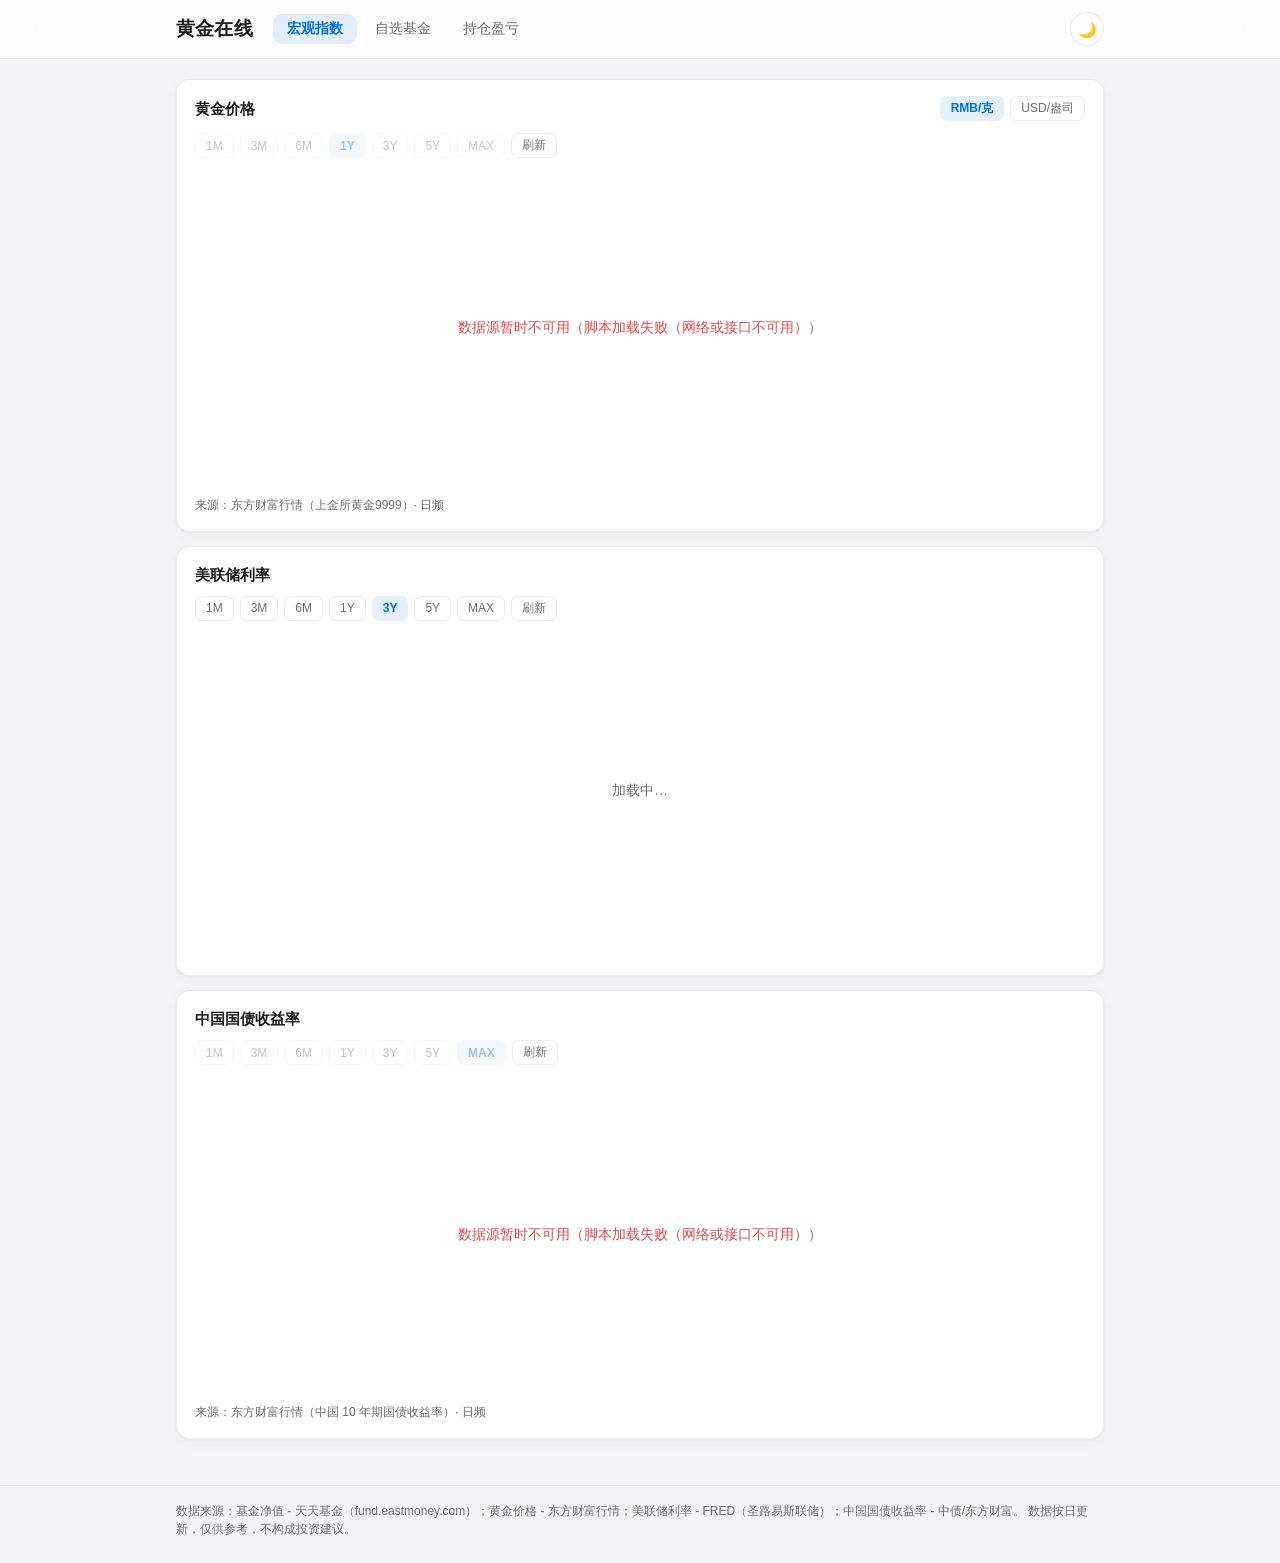
<file: index.html>
<!DOCTYPE html>
<html lang="zh-CN">
<head>
  <meta charset="UTF-8">
  <meta name="viewport" content="width=device-width, initial-scale=1.0">
  <title>黄金在线 · 黄金基金投资看板</title>
  <link rel="stylesheet" href="css/style.css">
</head>
<body>
  <script>
    // 打开方式检测：file:// 下 ES Modules 被浏览器拦截，整页 JS 不运行，需要走本地服务器
    if (location.protocol === 'file:') {
      document.addEventListener('DOMContentLoaded', function () {
        var b = document.createElement('div');
        b.style.cssText = 'background:#d03a2b;color:#fff;padding:10px 16px;font-size:14px;text-align:center;line-height:1.6;';
        b.textContent = '检测到直接打开本地文件（file://），页面脚本无法运行。请在项目目录运行 python3 -m http.server 8000，然后用浏览器访问 http://localhost:8000';
        document.body.insertBefore(b, document.body.firstChild);
      });
    }
  </script>
  <header class="topbar">
    <div class="topbar-inner">
      <h1 class="brand">黄金在线</h1>
      <nav class="tabs" id="tabs" role="tablist" aria-label="主导航">
        <button class="tab is-active" role="tab" aria-selected="true" data-tab="macro">宏观指数</button>
        <button class="tab" role="tab" aria-selected="false" data-tab="funds">自选基金</button>
        <button class="tab" role="tab" aria-selected="false" data-tab="position">持仓盈亏</button>
      </nav>
      <button class="theme-toggle" id="theme-toggle" title="切换深浅色">🌙</button>
    </div>
  </header>

  <main class="container">
    <!-- Tab 1：宏观指数（M2 实现） -->
    <section class="panel is-active" id="panel-macro" role="tabpanel" aria-labelledby="tab-macro">
      <div class="card" data-chart-card="gold">
        <h2 class="card-title">黄金价格</h2>
        <div class="chart" id="chart-gold"></div>
        <p class="card-source" data-source-note="gold"></p>
      </div>
      <div class="card" data-chart-card="fed">
        <h2 class="card-title">美联储利率</h2>
        <div class="chart" id="chart-fed"></div>
        <p class="card-source" data-source-note="fed"></p>
      </div>
      <div class="card" data-chart-card="cnbond">
        <h2 class="card-title">中国国债收益率</h2>
        <div class="chart" id="chart-cnbond"></div>
        <p class="card-source" data-source-note="cnbond"></p>
      </div>
    </section>

    <!-- Tab 2：自选基金 -->
    <section class="panel" id="panel-funds" role="tabpanel" aria-labelledby="tab-funds" hidden>
      <div class="card">
        <form id="fund-search-form" class="search-bar">
          <input id="fund-code-input" inputmode="numeric" maxlength="6" autocomplete="off"
                 placeholder="输入 6 位基金代码，如 000216" aria-label="基金代码">
          <button type="submit" class="btn-primary">查询</button>
        </form>
        <p class="search-error" id="fund-search-error" hidden></p>
      </div>
      <div id="fund-query-result"></div>
      <h2 class="section-title">个人基金</h2>
      <p class="mine-empty" id="mine-empty" hidden>还没有保存的基金：在下方看板卡片或查询结果右上角点「保存」，即可把常用基金固定到这里，下次打开自动展示。</p>
      <div class="fund-grid" id="board-mine"></div>
    <div class="section-head">
      <h2 class="section-title">黄金基金看板</h2>
      <div class="mode-bar" id="board-gold-mode" role="group" aria-label="折线数据类型"></div>
    </div>
      <div class="fund-grid" id="board-gold"></div>
    </section>

    <!-- Tab 3：持仓盈亏 -->
    <section class="panel" id="panel-position" role="tabpanel" aria-labelledby="tab-position" hidden>
      <div class="card">
        <h2 class="card-title">持仓录入</h2>
        <div class="ocr-bar">
          <button type="button" id="pos-ocr-btn" class="range-btn ocr-btn">导入持仓截图</button>
          <input type="file" id="pos-ocr-file" accept="image/*" hidden>
          <span class="ocr-status" id="pos-ocr-status">支持支付宝/天天基金资产详情截图，本地识别后填入表单，请核对再保存。注意：截图需包含基金代码（如页面顶部「008702」字样完整可见），未识别到时代码需手动填写</span>
        </div>
        <form id="position-form" class="pos-form">
          <label>基金代码
            <input id="pos-code" inputmode="numeric" maxlength="6" list="pos-code-list" autocomplete="off" placeholder="如 000216">
            <datalist id="pos-code-list"></datalist>
          </label>
          <label>投入本金（元）
            <input id="pos-principal" type="number" min="0" step="0.01" placeholder="如 10000">
          </label>
          <label>持有成本单价（元/份）
            <input id="pos-cost" type="number" min="0" step="0.0001" placeholder="如 2.5">
          </label>
          <label>建仓日期（可选）
            <input id="pos-opened" type="date">
          </label>
          <button type="submit" class="btn-primary">保存持仓并计算</button>
          <button type="button" id="pos-clear" class="btn-danger" hidden>清空持仓数据</button>
        </form>
        <p class="search-error" id="pos-error" hidden></p>
      </div>

      <p class="placeholder" id="pos-placeholder">还没有录入持仓：填写上方表单（投入本金与持有成本单价），即可生成盈亏变化与补仓模拟。</p>

      <div id="position-stats" class="stat-grid" hidden></div>

      <div id="position-charts" hidden>
        <div class="card">
          <div class="range-bar" id="pos-range"></div>
          <h2 class="card-title">盈亏变化（元）</h2>
          <div class="chart" id="chart-pos-pnl"></div>
          <p class="card-source" id="pos-note"></p>
        </div>
        <div class="card">
          <h2 class="card-title">持有成本单价（元/份，补仓日阶跃下降）</h2>
          <div class="chart" id="chart-pos-cost"></div>
        </div>
      </div>

      <div class="card" id="topup-card" hidden>
        <h2 class="card-title">补仓模拟</h2>
        <form id="topup-form" class="topup-form">
          <label>补仓金额（元）
            <input id="topup-amount" type="number" min="0" step="0.01" placeholder="如 5000">
          </label>
          <label>补仓日期
            <input id="topup-date" type="date">
          </label>
          <button type="submit" class="btn-primary">添加补仓</button>
        </form>
        <p class="search-error" id="topup-error" hidden></p>
        <table class="topup-table">
          <thead>
            <tr><th>申请日期</th><th>生效净值日</th><th>金额（元）</th><th>补仓时净值</th><th>新增份额</th><th>补仓后成本单价</th><th></th></tr>
          </thead>
          <tbody id="topup-tbody"></tbody>
        </table>
        <p class="mine-empty" id="topup-empty" hidden>暂无补仓记录：填写上方金额后点「添加补仓」，成本单价与盈亏将即时重算。</p>
      </div>
    </section>
  </main>

  <footer class="footer">
    <div class="container">
      <p class="footer-note">
        数据来源：基金净值 - 天天基金（fund.eastmoney.com）；黄金价格 - 东方财富行情；美联储利率 - FRED（圣路易斯联储）；中国国债收益率 - 中债/东方财富。
        数据按日更新，仅供参考，不构成投资建议。
      </p>
    </div>
  </footer>

  <script src="vendor/echarts/echarts.min.js"></script>
  <script type="module" src="js/main.js"></script>
</body>
</html>
</file>
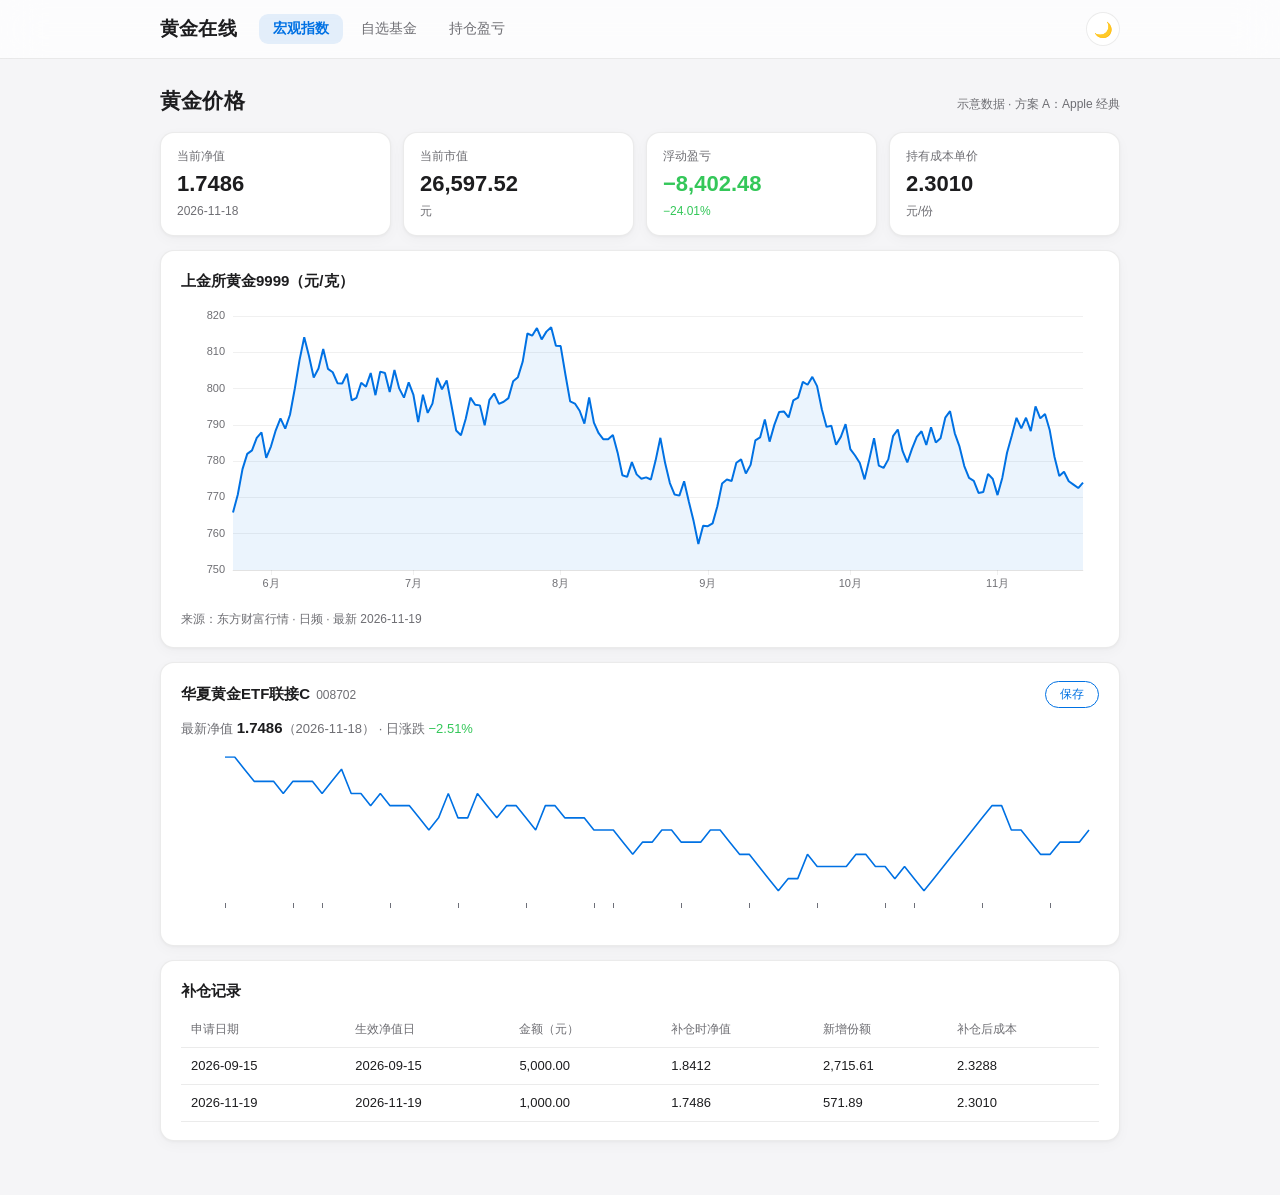
<file: design/mock-a.html>
<!DOCTYPE html>
<html lang="zh-CN" data-theme="light">
<head>
<meta charset="UTF-8">
<meta name="viewport" content="width=device-width, initial-scale=1.0">
<title>方案 A · Apple 经典 — 黄金在线 UI 示意</title>
<style>
  /* 方案 A：Apple 经典（apple.com / macOS 双态取色，蓝色强调，极简克制） */
  :root[data-theme="light"] {
    --bg: #F5F5F7;            /* 页面背景 */
    --card: #FFFFFF;          /* 卡片 */
    --text: #1D1D1F;          /* 主文字 */
    --text-2: #6E6E73;        /* 次要文字 */
    --border: rgba(0, 0, 0, 0.08);
    --accent: #0071E3;        /* Apple 蓝 */
    --accent-soft: rgba(0, 113, 227, 0.10);
    --up: #E5484D;            /* 涨：红 */
    --down: #34C759;          /* 跌：绿 */
    --grid: rgba(0, 0, 0, 0.06);
    --topbar-bg: rgba(255, 255, 255, 0.72);
    --shadow: 0 1px 3px rgba(0, 0, 0, 0.04), 0 4px 14px rgba(0, 0, 0, 0.03);
    --radius: 14px;
  }
  :root[data-theme="dark"] {
    --bg: #0D0D0F;
    --card: #1C1C1E;
    --text: #F5F5F7;
    --text-2: #98989D;
    --border: rgba(255, 255, 255, 0.10);
    --accent: #0A84FF;
    --accent-soft: rgba(10, 132, 255, 0.16);
    --up: #FF6B6E;
    --down: #30D158;
    --grid: rgba(255, 255, 255, 0.08);
    --topbar-bg: rgba(20, 20, 22, 0.72);
    --shadow: 0 1px 3px rgba(0, 0, 0, 0.4);
  }
  * { box-sizing: border-box; }
  body {
    margin: 0;
    background: var(--bg);
    color: var(--text);
    font-family: -apple-system, BlinkMacSystemFont, "SF Pro Text", "PingFang SC", "Helvetica Neue", sans-serif;
    -webkit-font-smoothing: antialiased;
    line-height: 1.55;
    transition: background 0.25s ease, color 0.25s ease;
  }
  .topbar {
    position: sticky; top: 0; z-index: 10;
    background: var(--topbar-bg);
    backdrop-filter: saturate(180%) blur(20px);
    -webkit-backdrop-filter: saturate(180%) blur(20px);
    border-bottom: 1px solid var(--border);
  }
  .topbar-inner {
    max-width: 1000px; margin: 0 auto; padding: 12px 20px;
    display: flex; align-items: center; gap: 22px;
  }
  .brand { font-size: 19px; margin: 0; font-weight: 600; letter-spacing: 0.2px; color: var(--text); }
  .tabs { display: flex; gap: 4px; flex: 1; }
  .tab {
    border: none; background: transparent; padding: 6px 14px; border-radius: 9px;
    font-size: 14px; color: var(--text-2); cursor: pointer;
  }
  .tab.is-active { background: var(--accent-soft); color: var(--accent); font-weight: 600; }
  .theme-toggle {
    border: 1px solid var(--border); background: var(--card);
    width: 34px; height: 34px; border-radius: 50%;
    font-size: 15px; cursor: pointer; line-height: 1;
  }
  .container { max-width: 1000px; margin: 0 auto; padding: 22px 20px 40px; }
  .section-head { display: flex; align-items: baseline; justify-content: space-between; margin: 4px 0 14px; }
  .section-title { font-size: 21px; font-weight: 700; margin: 0; letter-spacing: 0.2px; }
  .section-note { font-size: 12px; color: var(--text-2); }
  .stat-grid { display: grid; grid-template-columns: repeat(4, 1fr); gap: 12px; margin-bottom: 14px; }
  .stat {
    background: var(--card); border: 1px solid var(--border); border-radius: var(--radius);
    box-shadow: var(--shadow); padding: 14px 16px;
  }
  .stat-label { font-size: 12px; color: var(--text-2); }
  .stat-value { font-size: 22px; font-weight: 700; margin-top: 2px; font-variant-numeric: tabular-nums; }
  .stat-sub { font-size: 12px; margin-top: 1px; color: var(--text-2); }
  .card {
    background: var(--card); border: 1px solid var(--border); border-radius: var(--radius);
    box-shadow: var(--shadow); padding: 18px 20px; margin-bottom: 14px;
  }
  .card-title { font-size: 15px; font-weight: 600; margin: 0 0 10px; }
  .chart { width: 100%; height: 300px; }
  .card-source { margin: 8px 0 0; font-size: 12px; color: var(--text-2); }
  .fund-head { display: flex; align-items: center; justify-content: space-between; margin-bottom: 8px; }
  .fund-name { font-size: 15px; font-weight: 600; }
  .fund-code { font-size: 12px; color: var(--text-2); margin-left: 6px; font-weight: 400; }
  .fund-info { font-size: 13px; color: var(--text-2); margin-bottom: 8px; }
  .fund-info strong { color: var(--text); font-size: 15px; }
  .chg-down { color: var(--down); }
  .up { color: var(--up); }
  .down { color: var(--down); }
  table { width: 100%; border-collapse: collapse; font-size: 13px; }
  th, td { padding: 8px 10px; text-align: left; border-bottom: 1px solid var(--border); }
  th { color: var(--text-2); font-weight: 500; font-size: 12px; }
  .mini-btn {
    border: 1px solid var(--accent); background: transparent; color: var(--accent);
    border-radius: 999px; padding: 4px 14px; font-size: 12px; cursor: pointer;
  }
  @media (max-width: 700px) { .stat-grid { grid-template-columns: repeat(2, 1fr); } }
</style>
</head>
<body>
<header class="topbar">
  <div class="topbar-inner">
    <h1 class="brand">黄金在线</h1>
    <nav class="tabs">
      <button class="tab is-active">宏观指数</button>
      <button class="tab">自选基金</button>
      <button class="tab">持仓盈亏</button>
    </nav>
    <button class="theme-toggle" id="themeToggle" title="切换深浅色">🌙</button>
  </div>
</header>
<main class="container">
  <div class="section-head">
    <h2 class="section-title">黄金价格</h2>
    <span class="section-note">示意数据 · 方案 A：Apple 经典</span>
  </div>
  <div class="stat-grid">
    <div class="stat"><div class="stat-label">当前净值</div><div class="stat-value">1.7486</div><div class="stat-sub">2026-11-18</div></div>
    <div class="stat"><div class="stat-label">当前市值</div><div class="stat-value">26,597.52</div><div class="stat-sub">元</div></div>
    <div class="stat"><div class="stat-label">浮动盈亏</div><div class="stat-value down">−8,402.48</div><div class="stat-sub down">−24.01%</div></div>
    <div class="stat"><div class="stat-label">持有成本单价</div><div class="stat-value">2.3010</div><div class="stat-sub">元/份</div></div>
  </div>
  <div class="card">
    <h2 class="card-title">上金所黄金9999（元/克）</h2>
    <div class="chart" id="chart1"></div>
    <p class="card-source">来源：东方财富行情 · 日频 · 最新 2026-11-19</p>
  </div>
  <div class="card">
    <div class="fund-head">
      <div><span class="fund-name">华夏黄金ETF联接C</span><span class="fund-code">008702</span></div>
      <button class="mini-btn">保存</button>
    </div>
    <div class="fund-info">最新净值 <strong>1.7486</strong>（2026-11-18） · 日涨跌 <span class="chg-down">−2.51%</span></div>
    <div class="chart" id="chart2" style="height: 180px;"></div>
  </div>
  <div class="card">
    <h2 class="card-title">补仓记录</h2>
    <table>
      <thead><tr><th>申请日期</th><th>生效净值日</th><th>金额（元）</th><th>补仓时净值</th><th>新增份额</th><th>补仓后成本</th></tr></thead>
      <tbody>
        <tr><td>2026-09-15</td><td>2026-09-15</td><td>5,000.00</td><td>1.8412</td><td>2,715.61</td><td>2.3288</td></tr>
        <tr><td>2026-11-19</td><td>2026-11-19</td><td>1,000.00</td><td>1.7486</td><td>571.89</td><td>2.3010</td></tr>
      </tbody>
    </table>
  </div>
</main>
<script src="../vendor/echarts/echarts.min.js"></script>
<script>
  const css = (n) => getComputedStyle(document.documentElement).getPropertyValue(n).trim();
  const toggleBtn = document.getElementById('themeToggle');
  const root = document.documentElement;
  // 初始跟随系统，右上角按钮手动切换
  root.dataset.theme = matchMedia('(prefers-color-scheme: dark)').matches ? 'dark' : 'light';
  function syncBtn() { toggleBtn.textContent = root.dataset.theme === 'dark' ? '☀️' : '🌙'; }
  toggleBtn.addEventListener('click', () => {
    root.dataset.theme = root.dataset.theme === 'dark' ? 'light' : 'dark';
    syncBtn(); render();
  });
  syncBtn();

  function genSeries(base, vol, n, seed) {
    let s = seed, v = base;
    const out = [];
    const rnd = () => { s = (s * 9301 + 49297) % 233280; return s / 233280 - 0.5; };
    const now = new Date('2026-11-19').getTime();
    for (let i = n - 1; i >= 0; i--) {
      v = Math.max(base * 0.7, v * (1 + rnd() * vol));
      out.push([new Date(now - i * 86400000).toISOString().slice(0, 10), +v.toFixed(2)]);
    }
    return out;
  }
  const chart1 = echarts.init(document.getElementById('chart1'));
  const chart2 = echarts.init(document.getElementById('chart2'));
  function render() {
    const text = css('--text-2'), grid = css('--grid'), line = css('--accent');
    const axis = { axisLabel: { color: text, fontSize: 11 }, axisLine: { lineStyle: { color: grid } } };
    chart1.setOption({
      grid: { left: 52, right: 16, top: 14, bottom: 32 },
      tooltip: { trigger: 'axis' },
      xAxis: { type: 'time', ...axis },
      yAxis: { type: 'value', scale: true, splitLine: { lineStyle: { color: grid } }, axisLabel: { color: text, fontSize: 11 } },
      series: [{ type: 'line', showSymbol: false, sampling: 'lttb', data: genSeries(760, 0.02, 180, 42), lineStyle: { color: line, width: 2 }, areaStyle: { opacity: 0.08, color: line } }],
    });
    chart2.setOption({
      grid: { left: 44, right: 10, top: 10, bottom: 24 },
      xAxis: { type: 'time', axisLabel: { show: false }, axisLine: { show: false } },
      yAxis: { type: 'value', scale: true, splitLine: { show: false }, axisLabel: { show: false } },
      series: [{ type: 'line', showSymbol: false, sampling: 'lttb', data: genSeries(1.7, 0.018, 90, 7), lineStyle: { color: line, width: 1.6 } }],
    });
  }
  render();
  window.addEventListener('resize', () => { chart1.resize(); chart2.resize(); });
</script>
</body>
</html>
</file>
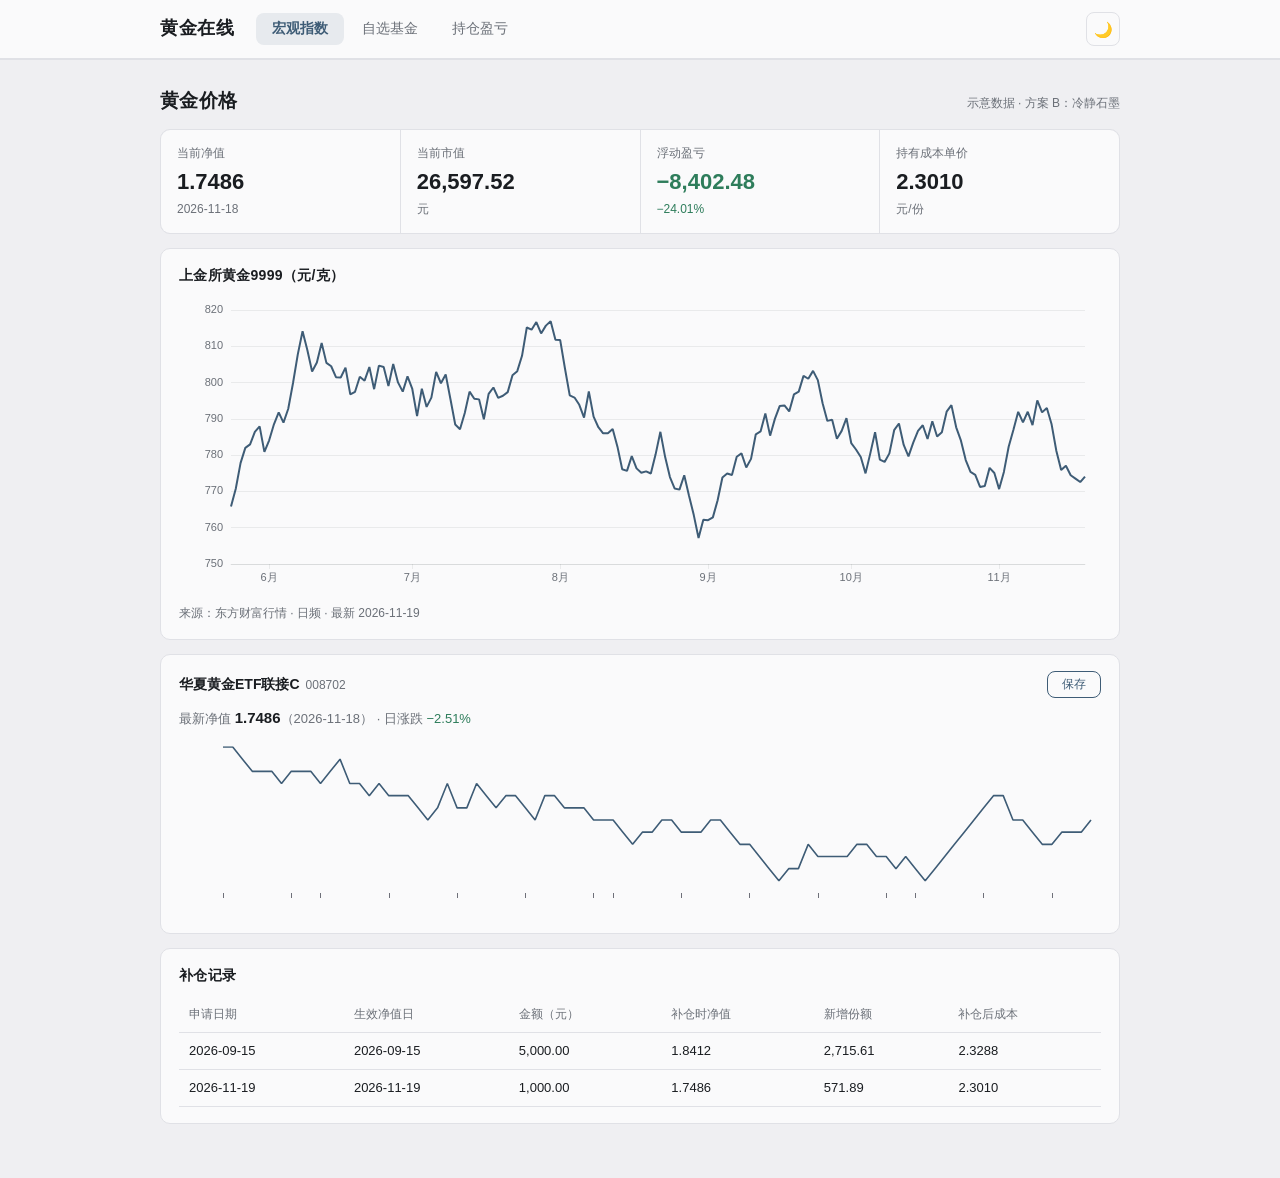
<file: design/mock-b.html>
<!DOCTYPE html>
<html lang="zh-CN" data-theme="light">
<head>
<meta charset="UTF-8">
<meta name="viewport" content="width=device-width, initial-scale=1.0">
<title>方案 B · 冷静石墨 — 黄金在线 UI 示意</title>
<style>
  /* 方案 B：冷静石墨（冷灰基底 + 钢蓝强调，分隔更清晰，接近专业行情终端的克制感） */
  :root[data-theme="light"] {
    --bg: #EFEFF2;
    --card: #FAFAFB;
    --text: #1A1D21;
    --text-2: #6B7078;
    --border: #E0E1E6;
    --accent: #3E5C76;        /* 钢蓝 */
    --accent-soft: rgba(62, 92, 118, 0.10);
    --up: #C43D3D;
    --down: #2E7D5B;
    --grid: rgba(26, 29, 33, 0.07);
    --topbar-bg: #FAFAFB;
    --shadow: none;
    --radius: 10px;
  }
  :root[data-theme="dark"] {
    --bg: #131519;
    --card: #1B1E24;
    --text: #E4E6EA;
    --text-2: #8A9099;
    --border: #2A2E36;
    --accent: #7EA3C4;        /* 暗色下的浅钢蓝 */
    --accent-soft: rgba(126, 163, 196, 0.14);
    --up: #E07A7A;
    --down: #5CAF8C;
    --grid: rgba(228, 230, 234, 0.07);
    --topbar-bg: #171A1F;
    --shadow: none;
    --radius: 10px;
  }
  * { box-sizing: border-box; }
  body {
    margin: 0;
    background: var(--bg);
    color: var(--text);
    font-family: -apple-system, BlinkMacSystemFont, "PingFang SC", "Helvetica Neue", sans-serif;
    -webkit-font-smoothing: antialiased;
    line-height: 1.55;
    transition: background 0.25s ease, color 0.25s ease;
  }
  .topbar {
    position: sticky; top: 0; z-index: 10;
    background: var(--topbar-bg);
    border-bottom: 2px solid var(--border);
  }
  .topbar-inner {
    max-width: 1000px; margin: 0 auto; padding: 12px 20px;
    display: flex; align-items: center; gap: 22px;
  }
  .brand { font-size: 18px; margin: 0; font-weight: 700; letter-spacing: 0.5px; color: var(--text); }
  .tabs { display: flex; gap: 2px; flex: 1; }
  .tab {
    border: none; background: transparent; padding: 7px 16px; border-radius: 8px;
    font-size: 14px; color: var(--text-2); cursor: pointer;
  }
  .tab.is-active { background: var(--accent-soft); color: var(--accent); font-weight: 600; }
  .theme-toggle {
    border: 1px solid var(--border); background: var(--card);
    width: 34px; height: 34px; border-radius: 8px;
    font-size: 15px; cursor: pointer; line-height: 1;
  }
  .container { max-width: 1000px; margin: 0 auto; padding: 22px 20px 40px; }
  .section-head { display: flex; align-items: baseline; justify-content: space-between; margin: 4px 0 14px; }
  .section-title { font-size: 19px; font-weight: 700; margin: 0; letter-spacing: 0.3px; }
  .section-note { font-size: 12px; color: var(--text-2); }
  .stat-grid { display: grid; grid-template-columns: repeat(4, 1fr); gap: 1px; background: var(--border); border: 1px solid var(--border); border-radius: var(--radius); overflow: hidden; margin-bottom: 14px; }
  .stat { background: var(--card); padding: 14px 16px; }
  .stat-label { font-size: 12px; color: var(--text-2); }
  .stat-value { font-size: 22px; font-weight: 700; margin-top: 2px; font-variant-numeric: tabular-nums; }
  .stat-sub { font-size: 12px; margin-top: 1px; color: var(--text-2); }
  .card {
    background: var(--card); border: 1px solid var(--border); border-radius: var(--radius);
    padding: 16px 18px; margin-bottom: 14px;
  }
  .card-title { font-size: 14px; font-weight: 600; margin: 0 0 10px; letter-spacing: 0.3px; }
  .chart { width: 100%; height: 300px; }
  .card-source { margin: 8px 0 0; font-size: 12px; color: var(--text-2); }
  .fund-head { display: flex; align-items: center; justify-content: space-between; margin-bottom: 8px; }
  .fund-name { font-size: 14px; font-weight: 600; }
  .fund-code { font-size: 12px; color: var(--text-2); margin-left: 6px; font-weight: 400; }
  .fund-info { font-size: 13px; color: var(--text-2); margin-bottom: 8px; }
  .fund-info strong { color: var(--text); font-size: 15px; }
  .chg-down { color: var(--down); }
  .down { color: var(--down); }
  table { width: 100%; border-collapse: collapse; font-size: 13px; }
  th, td { padding: 8px 10px; text-align: left; border-bottom: 1px solid var(--border); }
  th { color: var(--text-2); font-weight: 500; font-size: 12px; }
  .mini-btn {
    border: 1px solid var(--accent); background: transparent; color: var(--accent);
    border-radius: 8px; padding: 4px 14px; font-size: 12px; cursor: pointer;
  }
  @media (max-width: 700px) { .stat-grid { grid-template-columns: repeat(2, 1fr); } }
</style>
</head>
<body>
<header class="topbar">
  <div class="topbar-inner">
    <h1 class="brand">黄金在线</h1>
    <nav class="tabs">
      <button class="tab is-active">宏观指数</button>
      <button class="tab">自选基金</button>
      <button class="tab">持仓盈亏</button>
    </nav>
    <button class="theme-toggle" id="themeToggle" title="切换深浅色">🌙</button>
  </div>
</header>
<main class="container">
  <div class="section-head">
    <h2 class="section-title">黄金价格</h2>
    <span class="section-note">示意数据 · 方案 B：冷静石墨</span>
  </div>
  <div class="stat-grid">
    <div class="stat"><div class="stat-label">当前净值</div><div class="stat-value">1.7486</div><div class="stat-sub">2026-11-18</div></div>
    <div class="stat"><div class="stat-label">当前市值</div><div class="stat-value">26,597.52</div><div class="stat-sub">元</div></div>
    <div class="stat"><div class="stat-label">浮动盈亏</div><div class="stat-value down">−8,402.48</div><div class="stat-sub down">−24.01%</div></div>
    <div class="stat"><div class="stat-label">持有成本单价</div><div class="stat-value">2.3010</div><div class="stat-sub">元/份</div></div>
  </div>
  <div class="card">
    <h2 class="card-title">上金所黄金9999（元/克）</h2>
    <div class="chart" id="chart1"></div>
    <p class="card-source">来源：东方财富行情 · 日频 · 最新 2026-11-19</p>
  </div>
  <div class="card">
    <div class="fund-head">
      <div><span class="fund-name">华夏黄金ETF联接C</span><span class="fund-code">008702</span></div>
      <button class="mini-btn">保存</button>
    </div>
    <div class="fund-info">最新净值 <strong>1.7486</strong>（2026-11-18） · 日涨跌 <span class="chg-down">−2.51%</span></div>
    <div class="chart" id="chart2" style="height: 180px;"></div>
  </div>
  <div class="card">
    <h2 class="card-title">补仓记录</h2>
    <table>
      <thead><tr><th>申请日期</th><th>生效净值日</th><th>金额（元）</th><th>补仓时净值</th><th>新增份额</th><th>补仓后成本</th></tr></thead>
      <tbody>
        <tr><td>2026-09-15</td><td>2026-09-15</td><td>5,000.00</td><td>1.8412</td><td>2,715.61</td><td>2.3288</td></tr>
        <tr><td>2026-11-19</td><td>2026-11-19</td><td>1,000.00</td><td>1.7486</td><td>571.89</td><td>2.3010</td></tr>
      </tbody>
    </table>
  </div>
</main>
<script src="../vendor/echarts/echarts.min.js"></script>
<script>
  const css = (n) => getComputedStyle(document.documentElement).getPropertyValue(n).trim();
  const toggleBtn = document.getElementById('themeToggle');
  const root = document.documentElement;
  root.dataset.theme = matchMedia('(prefers-color-scheme: dark)').matches ? 'dark' : 'light';
  function syncBtn() { toggleBtn.textContent = root.dataset.theme === 'dark' ? '☀️' : '🌙'; }
  toggleBtn.addEventListener('click', () => {
    root.dataset.theme = root.dataset.theme === 'dark' ? 'light' : 'dark';
    syncBtn(); render();
  });
  syncBtn();

  function genSeries(base, vol, n, seed) {
    let s = seed, v = base;
    const out = [];
    const rnd = () => { s = (s * 9301 + 49297) % 233280; return s / 233280 - 0.5; };
    const now = new Date('2026-11-19').getTime();
    for (let i = n - 1; i >= 0; i--) {
      v = Math.max(base * 0.7, v * (1 + rnd() * vol));
      out.push([new Date(now - i * 86400000).toISOString().slice(0, 10), +v.toFixed(2)]);
    }
    return out;
  }
  const chart1 = echarts.init(document.getElementById('chart1'));
  const chart2 = echarts.init(document.getElementById('chart2'));
  function render() {
    const text = css('--text-2'), grid = css('--grid'), line = css('--accent');
    const axis = { axisLabel: { color: text, fontSize: 11 }, axisLine: { lineStyle: { color: grid } } };
    chart1.setOption({
      grid: { left: 52, right: 16, top: 14, bottom: 32 },
      tooltip: { trigger: 'axis' },
      xAxis: { type: 'time', ...axis },
      yAxis: { type: 'value', scale: true, splitLine: { lineStyle: { color: grid } }, axisLabel: { color: text, fontSize: 11 } },
      series: [{ type: 'line', showSymbol: false, sampling: 'lttb', data: genSeries(760, 0.02, 180, 42), lineStyle: { color: line, width: 2 } }],
    });
    chart2.setOption({
      grid: { left: 44, right: 10, top: 10, bottom: 24 },
      xAxis: { type: 'time', axisLabel: { show: false }, axisLine: { show: false } },
      yAxis: { type: 'value', scale: true, splitLine: { show: false }, axisLabel: { show: false } },
      series: [{ type: 'line', showSymbol: false, sampling: 'lttb', data: genSeries(1.7, 0.018, 90, 7), lineStyle: { color: line, width: 1.6 } }],
    });
  }
  render();
  window.addEventListener('resize', () => { chart1.resize(); chart2.resize(); });
</script>
</body>
</html>
</file>
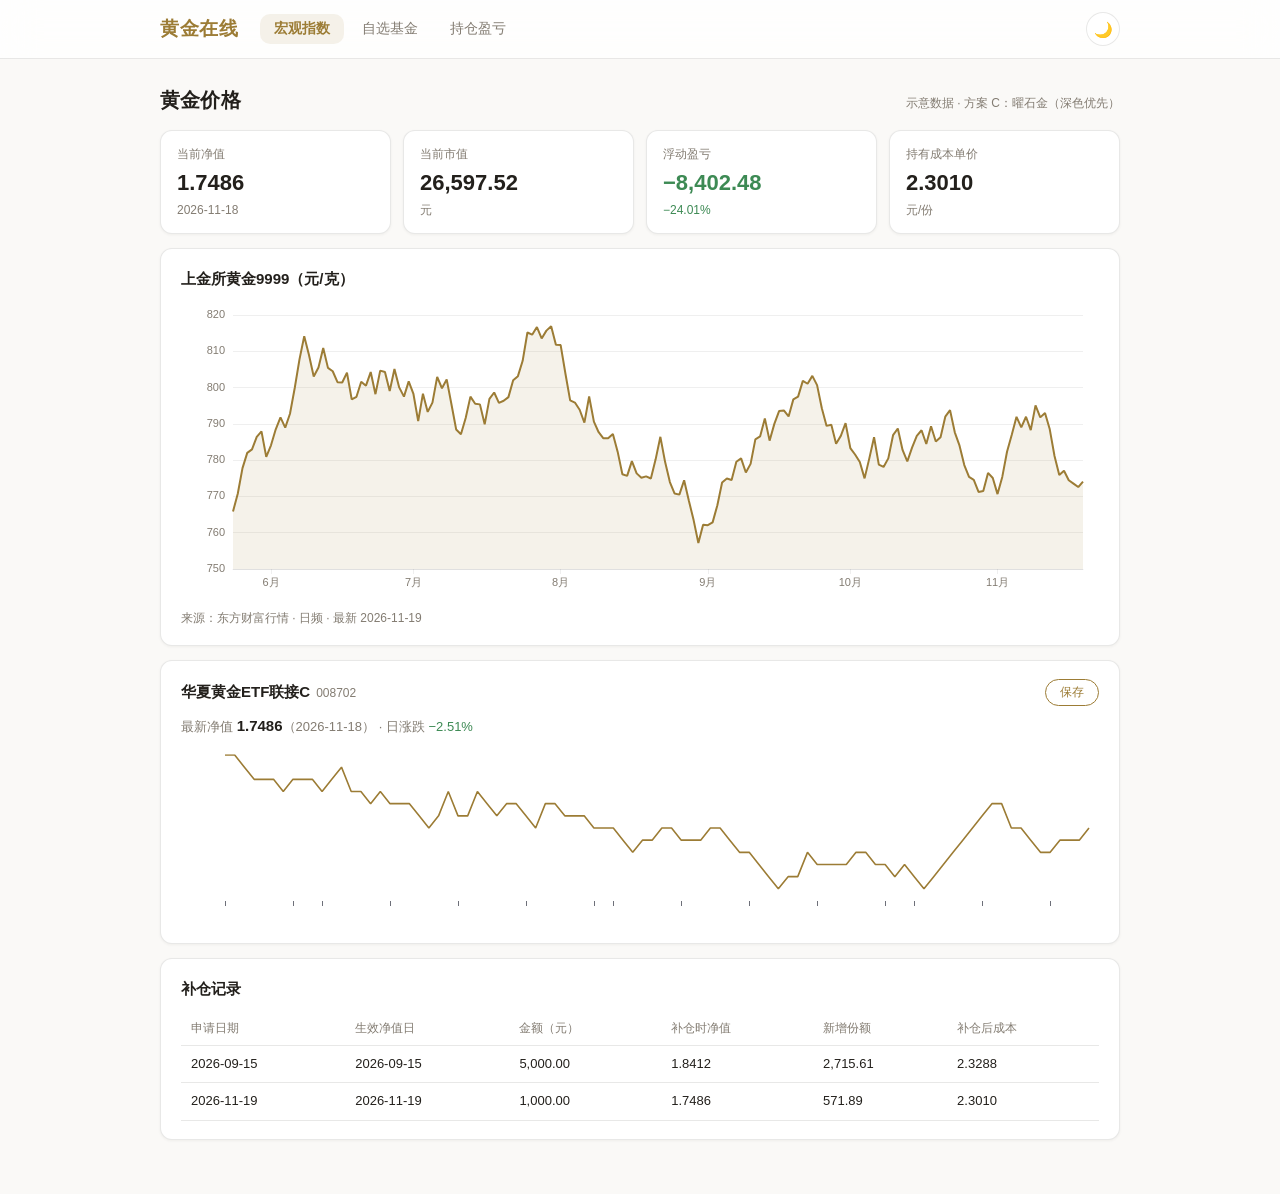
<file: design/mock-c.html>
<!DOCTYPE html>
<html lang="zh-CN" data-theme="dark">
<head>
<meta charset="UTF-8">
<meta name="viewport" content="width=device-width, initial-scale=1.0">
<title>方案 C · 曜石金（深色优先） — 黄金在线 UI 示意</title>
<style>
  /* 方案 C：曜石金（深色优先的沉静金融风，弱化金色的克制点缀，亮色为暖纸白） */
  :root[data-theme="dark"] {
    --bg: #141416;
    --card: #1D1D20;
    --text: #E9E9EC;
    --text-2: #9A9AA3;
    --border: rgba(255, 255, 255, 0.08);
    --accent: #C8A44D;        /* 弱化的香槟金 */
    --accent-soft: rgba(200, 164, 77, 0.14);
    --up: #E5484D;
    --down: #46A758;
    --grid: rgba(255, 255, 255, 0.07);
    --topbar-bg: rgba(24, 24, 27, 0.82);
    --shadow: 0 1px 3px rgba(0, 0, 0, 0.35);
    --radius: 12px;
  }
  :root[data-theme="light"] {
    --bg: #FAF9F7;            /* 暖纸白 */
    --card: #FFFFFF;
    --text: #23201C;
    --text-2: #837C72;
    --border: rgba(35, 32, 28, 0.10);
    --accent: #9C7C35;        /* 更深的金 */
    --accent-soft: rgba(156, 124, 53, 0.10);
    --up: #C93C3C;
    --down: #3D8A54;
    --grid: rgba(35, 32, 28, 0.07);
    --topbar-bg: rgba(255, 255, 255, 0.8);
    --shadow: 0 1px 3px rgba(35, 32, 28, 0.05);
    --radius: 12px;
  }
  * { box-sizing: border-box; }
  body {
    margin: 0;
    background: var(--bg);
    color: var(--text);
    font-family: -apple-system, BlinkMacSystemFont, "PingFang SC", "Helvetica Neue", sans-serif;
    -webkit-font-smoothing: antialiased;
    line-height: 1.55;
    transition: background 0.25s ease, color 0.25s ease;
  }
  .topbar {
    position: sticky; top: 0; z-index: 10;
    background: var(--topbar-bg);
    backdrop-filter: saturate(160%) blur(18px);
    -webkit-backdrop-filter: saturate(160%) blur(18px);
    border-bottom: 1px solid var(--border);
  }
  .topbar-inner {
    max-width: 1000px; margin: 0 auto; padding: 12px 20px;
    display: flex; align-items: center; gap: 22px;
  }
  .brand { font-size: 19px; margin: 0; font-weight: 600; color: var(--accent); letter-spacing: 0.5px; }
  .tabs { display: flex; gap: 4px; flex: 1; }
  .tab {
    border: none; background: transparent; padding: 6px 14px; border-radius: 10px;
    font-size: 14px; color: var(--text-2); cursor: pointer;
  }
  .tab.is-active { background: var(--accent-soft); color: var(--accent); font-weight: 600; }
  .theme-toggle {
    border: 1px solid var(--border); background: var(--card);
    width: 34px; height: 34px; border-radius: 50%;
    font-size: 15px; cursor: pointer; line-height: 1;
  }
  .container { max-width: 1000px; margin: 0 auto; padding: 22px 20px 40px; }
  .section-head { display: flex; align-items: baseline; justify-content: space-between; margin: 4px 0 14px; }
  .section-title { font-size: 20px; font-weight: 700; margin: 0; letter-spacing: 0.2px; }
  .section-note { font-size: 12px; color: var(--text-2); }
  .stat-grid { display: grid; grid-template-columns: repeat(4, 1fr); gap: 12px; margin-bottom: 14px; }
  .stat {
    background: var(--card); border: 1px solid var(--border); border-radius: var(--radius);
    box-shadow: var(--shadow); padding: 14px 16px;
  }
  .stat-label { font-size: 12px; color: var(--text-2); }
  .stat-value { font-size: 22px; font-weight: 700; margin-top: 2px; font-variant-numeric: tabular-nums; }
  .stat-sub { font-size: 12px; margin-top: 1px; color: var(--text-2); }
  .card {
    background: var(--card); border: 1px solid var(--border); border-radius: var(--radius);
    box-shadow: var(--shadow); padding: 18px 20px; margin-bottom: 14px;
  }
  .card-title { font-size: 15px; font-weight: 600; margin: 0 0 10px; }
  .chart { width: 100%; height: 300px; }
  .card-source { margin: 8px 0 0; font-size: 12px; color: var(--text-2); }
  .fund-head { display: flex; align-items: center; justify-content: space-between; margin-bottom: 8px; }
  .fund-name { font-size: 15px; font-weight: 600; }
  .fund-code { font-size: 12px; color: var(--text-2); margin-left: 6px; font-weight: 400; }
  .fund-info { font-size: 13px; color: var(--text-2); margin-bottom: 8px; }
  .fund-info strong { color: var(--text); font-size: 15px; }
  .chg-down { color: var(--down); }
  .down { color: var(--down); }
  table { width: 100%; border-collapse: collapse; font-size: 13px; }
  th, td { padding: 8px 10px; text-align: left; border-bottom: 1px solid var(--border); }
  th { color: var(--text-2); font-weight: 500; font-size: 12px; }
  .mini-btn {
    border: 1px solid var(--accent); background: transparent; color: var(--accent);
    border-radius: 999px; padding: 4px 14px; font-size: 12px; cursor: pointer;
  }
  @media (max-width: 700px) { .stat-grid { grid-template-columns: repeat(2, 1fr); } }
</style>
</head>
<body>
<header class="topbar">
  <div class="topbar-inner">
    <h1 class="brand">黄金在线</h1>
    <nav class="tabs">
      <button class="tab is-active">宏观指数</button>
      <button class="tab">自选基金</button>
      <button class="tab">持仓盈亏</button>
    </nav>
    <button class="theme-toggle" id="themeToggle" title="切换深浅色">☀️</button>
  </div>
</header>
<main class="container">
  <div class="section-head">
    <h2 class="section-title">黄金价格</h2>
    <span class="section-note">示意数据 · 方案 C：曜石金（深色优先）</span>
  </div>
  <div class="stat-grid">
    <div class="stat"><div class="stat-label">当前净值</div><div class="stat-value">1.7486</div><div class="stat-sub">2026-11-18</div></div>
    <div class="stat"><div class="stat-label">当前市值</div><div class="stat-value">26,597.52</div><div class="stat-sub">元</div></div>
    <div class="stat"><div class="stat-label">浮动盈亏</div><div class="stat-value down">−8,402.48</div><div class="stat-sub down">−24.01%</div></div>
    <div class="stat"><div class="stat-label">持有成本单价</div><div class="stat-value">2.3010</div><div class="stat-sub">元/份</div></div>
  </div>
  <div class="card">
    <h2 class="card-title">上金所黄金9999（元/克）</h2>
    <div class="chart" id="chart1"></div>
    <p class="card-source">来源：东方财富行情 · 日频 · 最新 2026-11-19</p>
  </div>
  <div class="card">
    <div class="fund-head">
      <div><span class="fund-name">华夏黄金ETF联接C</span><span class="fund-code">008702</span></div>
      <button class="mini-btn">保存</button>
    </div>
    <div class="fund-info">最新净值 <strong>1.7486</strong>（2026-11-18） · 日涨跌 <span class="chg-down">−2.51%</span></div>
    <div class="chart" id="chart2" style="height: 180px;"></div>
  </div>
  <div class="card">
    <h2 class="card-title">补仓记录</h2>
    <table>
      <thead><tr><th>申请日期</th><th>生效净值日</th><th>金额（元）</th><th>补仓时净值</th><th>新增份额</th><th>补仓后成本</th></tr></thead>
      <tbody>
        <tr><td>2026-09-15</td><td>2026-09-15</td><td>5,000.00</td><td>1.8412</td><td>2,715.61</td><td>2.3288</td></tr>
        <tr><td>2026-11-19</td><td>2026-11-19</td><td>1,000.00</td><td>1.7486</td><td>571.89</td><td>2.3010</td></tr>
      </tbody>
    </table>
  </div>
</main>
<script src="../vendor/echarts/echarts.min.js"></script>
<script>
  const css = (n) => getComputedStyle(document.documentElement).getPropertyValue(n).trim();
  const toggleBtn = document.getElementById('themeToggle');
  const root = document.documentElement;
  // 深色优先：默认深色，仍支持跟随系统与手动切换
  root.dataset.theme = matchMedia('(prefers-color-scheme: light)').matches ? 'light' : 'dark';
  function syncBtn() { toggleBtn.textContent = root.dataset.theme === 'dark' ? '☀️' : '🌙'; }
  toggleBtn.addEventListener('click', () => {
    root.dataset.theme = root.dataset.theme === 'dark' ? 'light' : 'dark';
    syncBtn(); render();
  });
  syncBtn();

  function genSeries(base, vol, n, seed) {
    let s = seed, v = base;
    const out = [];
    const rnd = () => { s = (s * 9301 + 49297) % 233280; return s / 233280 - 0.5; };
    const now = new Date('2026-11-19').getTime();
    for (let i = n - 1; i >= 0; i--) {
      v = Math.max(base * 0.7, v * (1 + rnd() * vol));
      out.push([new Date(now - i * 86400000).toISOString().slice(0, 10), +v.toFixed(2)]);
    }
    return out;
  }
  const chart1 = echarts.init(document.getElementById('chart1'));
  const chart2 = echarts.init(document.getElementById('chart2'));
  function render() {
    const text = css('--text-2'), grid = css('--grid'), line = css('--accent');
    const axis = { axisLabel: { color: text, fontSize: 11 }, axisLine: { lineStyle: { color: grid } } };
    chart1.setOption({
      grid: { left: 52, right: 16, top: 14, bottom: 32 },
      tooltip: { trigger: 'axis' },
      xAxis: { type: 'time', ...axis },
      yAxis: { type: 'value', scale: true, splitLine: { lineStyle: { color: grid } }, axisLabel: { color: text, fontSize: 11 } },
      series: [{ type: 'line', showSymbol: false, sampling: 'lttb', data: genSeries(760, 0.02, 180, 42), lineStyle: { color: line, width: 2 }, areaStyle: { opacity: 0.10, color: line } }],
    });
    chart2.setOption({
      grid: { left: 44, right: 10, top: 10, bottom: 24 },
      xAxis: { type: 'time', axisLabel: { show: false }, axisLine: { show: false } },
      yAxis: { type: 'value', scale: true, splitLine: { show: false }, axisLabel: { show: false } },
      series: [{ type: 'line', showSymbol: false, sampling: 'lttb', data: genSeries(1.7, 0.018, 90, 7), lineStyle: { color: line, width: 1.6 } }],
    });
  }
  render();
  window.addEventListener('resize', () => { chart1.resize(); chart2.resize(); });
</script>
</body>
</html>
</file>
<file: css/style.css>
/* 黄金在线 · 样式 —— 方案 A · Apple 经典（用户选定，2026-11-19）
   深浅双态：跟随系统 + 右上角手动切换（js/theme.js） */
:root {
  --radius: 14px;
}

:root[data-theme="light"] {
  --bg: #F5F5F7;
  --card: #FFFFFF;
  --text: #1D1D1F;
  --text-2: #6E6E73;
  --border: rgba(0, 0, 0, 0.08);
  --accent: #0071E3;
  --accent-soft: rgba(0, 113, 227, 0.10);
  --up: #E5484D;              /* 涨：红 */
  --down: #34C759;            /* 跌：绿 */
  --grid: rgba(0, 0, 0, 0.06);
  --topbar-bg: rgba(255, 255, 255, 0.72);
  --shadow: 0 1px 3px rgba(0, 0, 0, 0.04), 0 4px 14px rgba(0, 0, 0, 0.03);
}

:root[data-theme="dark"] {
  --bg: #0D0D0F;
  --card: #1C1C1E;
  --text: #F5F5F7;
  --text-2: #98989D;
  --border: rgba(255, 255, 255, 0.10);
  --accent: #0A84FF;
  --accent-soft: rgba(10, 132, 255, 0.16);
  --up: #FF6B6E;
  --down: #30D158;
  --grid: rgba(255, 255, 255, 0.08);
  --topbar-bg: rgba(20, 20, 22, 0.72);
  --shadow: 0 1px 3px rgba(0, 0, 0, 0.4);
}

* { box-sizing: border-box; }

body {
  margin: 0;
  background: var(--bg);
  color: var(--text);
  font-family: -apple-system, BlinkMacSystemFont, "SF Pro Text", "PingFang SC", "Helvetica Neue", sans-serif;
  -webkit-font-smoothing: antialiased;
  line-height: 1.55;
  transition: background 0.25s ease, color 0.25s ease;
}

.container {
  max-width: 960px;
  margin: 0 auto;
  padding: 0 16px;
}

/* ---- 顶栏与导航 ---- */
.topbar {
  position: sticky;
  top: 0;
  z-index: 10;
  background: var(--topbar-bg);
  backdrop-filter: saturate(180%) blur(20px);
  -webkit-backdrop-filter: saturate(180%) blur(20px);
  border-bottom: 1px solid var(--border);
}

.topbar-inner {
  max-width: 960px;
  margin: 0 auto;
  padding: 12px 16px;
  display: flex;
  align-items: center;
  gap: 20px;
  flex-wrap: wrap;
}

.brand {
  font-size: 19px;
  margin: 0;
  font-weight: 600;
  letter-spacing: 0.2px;
  color: var(--text);
}

.tabs {
  display: flex;
  gap: 4px;
  flex: 1;
  flex-wrap: wrap;
}

.tab {
  border: none;
  background: transparent;
  padding: 6px 14px;
  border-radius: 9px;
  font-size: 14px;
  color: var(--text-2);
  cursor: pointer;
  transition: all 0.15s ease;
}

.tab:hover { color: var(--text); }

.tab.is-active {
  background: var(--accent-soft);
  color: var(--accent);
  font-weight: 600;
}

.theme-toggle {
  border: 1px solid var(--border);
  background: var(--card);
  width: 34px;
  height: 34px;
  border-radius: 50%;
  font-size: 15px;
  cursor: pointer;
  line-height: 1;
  padding: 0;
  flex-shrink: 0;
}

/* ---- 分区与卡片 ---- */
.panel { padding: 20px 0 32px; }
.panel[hidden] { display: none; }

.card {
  background: var(--card);
  border: 1px solid var(--border);
  border-radius: var(--radius);
  box-shadow: var(--shadow);
  padding: 16px 18px;
  margin-bottom: 14px;
}

.card-title {
  font-size: 15px;
  font-weight: 600;
  margin: 0 0 10px;
}

.chart { width: 100%; height: 320px; position: relative; }

.card-source {
  margin: 8px 0 0;
  font-size: 12px;
  color: var(--text-2);
}

.placeholder {
  color: var(--text-2);
  font-size: 14px;
  margin: 8px 0;
}

/* ---- 时间范围/模式按钮条 ---- */
.range-bar {
  display: flex;
  gap: 6px;
  flex-wrap: wrap;
  margin: 0 0 10px;
}

.range-btn {
  font-size: 12px;
  padding: 3px 10px;
  border: 1px solid var(--border);
  background: transparent;
  border-radius: 7px;
  color: var(--text-2);
  cursor: pointer;
  transition: all 0.15s ease;
}

.range-btn:hover { color: var(--text); }

.range-btn.is-active {
  background: var(--accent-soft);
  border-color: transparent;
  color: var(--accent);
  font-weight: 600;
}

.range-btn:disabled {
  opacity: 0.4;
  cursor: not-allowed;
}

/* 图表状态浮层（加载中 / 失败提示） */
.chart-status {
  position: absolute;
  inset: 0;
  display: flex;
  align-items: center;
  justify-content: center;
  font-size: 14px;
  color: var(--text-2);
  background: color-mix(in srgb, var(--card) 85%, transparent);
  z-index: 2;
}

.chart-status.is-error { color: var(--up); }

/* ---- 卡片头（标题 + 右对齐切换） ---- */
.card-head {
  display: flex;
  align-items: center;
  justify-content: space-between;
  gap: 10px;
  margin-bottom: 12px;
}

.card-head .card-title { margin: 0; }

.mode-bar {
  display: flex;
  gap: 6px;
}

/* ---- 查询与基金看板 ---- */
.section-head {
  display: flex;
  align-items: center;
  justify-content: space-between;
  gap: 12px;
  flex-wrap: wrap;
}

.section-title {
  font-size: 19px;
  font-weight: 700;
  margin: 22px 0 12px;
  letter-spacing: 0.2px;
}

.search-bar {
  display: flex;
  gap: 10px;
}

.search-bar input {
  flex: 1;
  min-width: 0;
  padding: 8px 12px;
  border: 1px solid var(--border);
  border-radius: var(--radius);
  font-size: 14px;
  background: var(--card);
  color: var(--text);
}

.search-bar input:focus {
  outline: 2px solid var(--accent-soft);
  border-color: var(--accent);
}

.btn-primary {
  padding: 8px 20px;
  border: 1px solid var(--accent);
  background: var(--accent);
  color: #fff;
  border-radius: 999px;
  font-size: 14px;
  cursor: pointer;
}

.btn-primary:hover { filter: brightness(1.05); }

.search-error {
  margin: 8px 0 0;
  font-size: 13px;
  color: var(--up);
}

.fund-grid {
  display: grid;
  grid-template-columns: repeat(auto-fit, minmax(340px, 1fr));
  gap: 14px;
}

.fund-card { margin-bottom: 0; }

.fund-head {
  display: flex;
  align-items: center;
  justify-content: space-between;
  gap: 10px;
}

.fund-name { font-size: 15px; font-weight: 600; }

.fund-code {
  font-size: 12px;
  font-weight: 400;
  color: var(--text-2);
  margin-left: 6px;
}

.fund-info {
  font-size: 13px;
  color: var(--text-2);
  margin-bottom: 10px;
}

.fund-info strong { font-size: 15px; color: var(--text); }

.chg-up { color: var(--up); }
.chg-down { color: var(--down); }

.save-btn {
  padding: 4px 14px;
  border: 1px solid var(--accent);
  background: transparent;
  color: var(--accent);
  border-radius: 999px;
  font-size: 12px;
  cursor: pointer;
  white-space: nowrap;
  transition: all 0.15s ease;
}

.save-btn:hover { background: var(--accent-soft); }

.save-btn.is-saved {
  background: var(--accent);
  color: #fff;
}

.mine-empty {
  font-size: 13px;
  color: var(--text-2);
  margin: 4px 0 10px;
}

/* ---- 持仓盈亏 ---- */
.ocr-bar {
  display: flex;
  align-items: center;
  gap: 10px;
  flex-wrap: wrap;
  margin-bottom: 12px;
}

.ocr-status {
  font-size: 12px;
  color: var(--text-2);
}

.pos-form,
.topup-form {
  display: flex;
  flex-wrap: wrap;
  gap: 10px;
  align-items: flex-end;
}

.pos-form label,
.topup-form label {
  display: flex;
  flex-direction: column;
  gap: 4px;
  font-size: 12px;
  color: var(--text-2);
  flex: 1 1 150px;
}

.pos-form input,
.topup-form input {
  padding: 8px 12px;
  border: 1px solid var(--border);
  border-radius: var(--radius);
  font-size: 14px;
  width: 100%;
  background: var(--card);
  color: var(--text);
}

.btn-danger {
  padding: 8px 14px;
  border: 1px solid var(--up);
  background: transparent;
  color: var(--up);
  border-radius: 999px;
  font-size: 13px;
  cursor: pointer;
}

.btn-danger:hover { background: color-mix(in srgb, var(--up) 8%, transparent); }

.stat-grid {
  display: grid;
  grid-template-columns: repeat(auto-fit, minmax(130px, 1fr));
  gap: 12px;
  margin-bottom: 14px;
}

.stat {
  background: var(--card);
  border: 1px solid var(--border);
  border-radius: var(--radius);
  box-shadow: var(--shadow);
  padding: 12px 14px;
  text-align: center;
}

.stat-label { font-size: 12px; color: var(--text-2); }

.stat-value {
  font-size: 18px;
  font-weight: 700;
  margin-top: 2px;
  font-variant-numeric: tabular-nums;
}

.topup-table {
  width: 100%;
  border-collapse: collapse;
  font-size: 13px;
  margin-top: 12px;
}

.topup-table th,
.topup-table td {
  padding: 7px 8px;
  border-bottom: 1px solid var(--border);
  text-align: left;
  white-space: nowrap;
}

.topup-table th {
  color: var(--text-2);
  font-weight: 500;
  font-size: 12px;
}

.topup-del {
  border: none;
  background: transparent;
  color: var(--up);
  cursor: pointer;
  font-size: 12px;
  padding: 2px 6px;
}

.topup-del:hover { text-decoration: underline; }

/* ---- 页脚 ---- */
.footer {
  border-top: 1px solid var(--border);
  padding: 16px 0 24px;
}

.footer-note {
  font-size: 12px;
  color: var(--text-2);
  margin: 0;
}

/* ---- 响应式 ---- */
@media (max-width: 700px) {
  .topbar-inner { gap: 10px; }
  .brand { font-size: 18px; }
  .chart { height: 260px; }
  .stat-grid { grid-template-columns: repeat(2, 1fr); }
}
</file>
